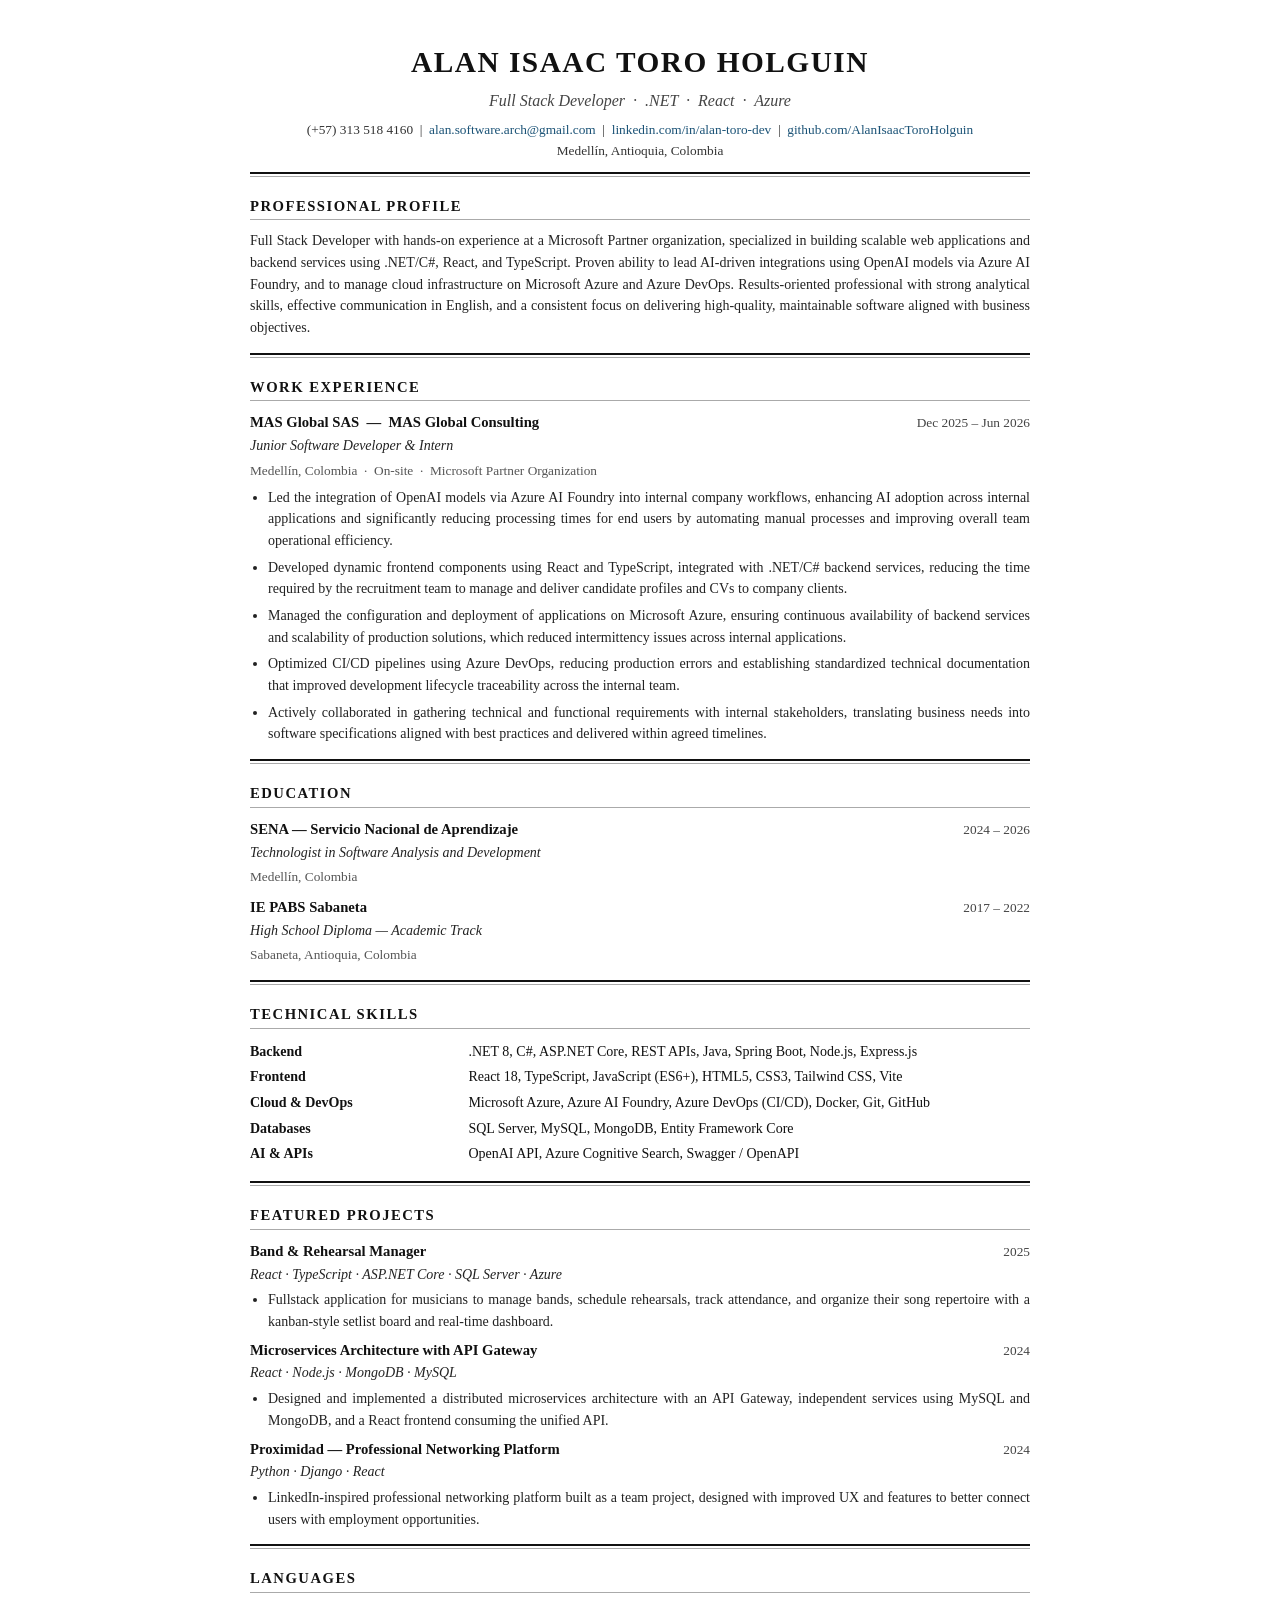
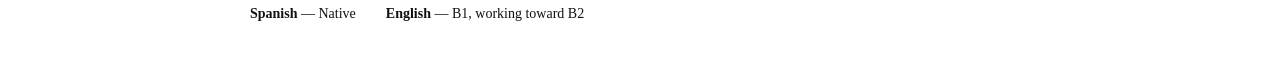
<file: assets/cv/AlanToro-CV-Harvard.html>
<!DOCTYPE html>
<html lang="en">
<head>
<meta charset="UTF-8">
<style>
  body {
    font-family: "Garamond", "Times New Roman", serif;
    font-size: 11pt;
    line-height: 1.55;
    color: #111;
    max-width: 780px;
    margin: 40px auto;
    padding: 0 40px;
  }

  .header { text-align: center; margin-bottom: 6px; }
  .header h1 {
    font-size: 22pt;
    font-weight: bold;
    letter-spacing: 1.5px;
    text-transform: uppercase;
    margin: 0 0 4px 0;
  }
  .header .title {
    font-size: 12pt;
    color: #444;
    font-style: italic;
    margin-bottom: 6px;
  }
  .header .contact { font-size: 10pt; color: #333; }
  .header .contact a { color: #1a5276; text-decoration: none; }

  hr.thick { border: none; border-top: 2px solid #111; margin: 10px 0 2px 0; }
  hr.thin  { border: none; border-top: 1px solid #aaa; margin: 2px 0 10px 0; }

  .section-title {
    font-size: 11pt;
    font-weight: bold;
    text-transform: uppercase;
    letter-spacing: 1.5px;
    margin: 18px 0 0 0;
  }

  .profile p {
    margin: 6px 0 0 0;
    text-align: justify;
    font-size: 10.5pt;
    color: #222;
  }

  .entry { margin: 10px 0 0 0; }
  .entry-header {
    display: flex;
    justify-content: space-between;
    align-items: baseline;
  }
  .entry-org   { font-weight: bold; font-size: 11pt; }
  .entry-date  { font-size: 10pt; color: #444; white-space: nowrap; margin-left: 12px; }
  .entry-role  { font-style: italic; font-size: 10.5pt; color: #222; margin: 1px 0 4px 0; }
  .entry-location { font-size: 10pt; color: #555; margin-bottom: 5px; }

  ul.bullets { margin: 4px 0 0 0; padding-left: 18px; }
  ul.bullets li {
    font-size: 10.5pt;
    color: #222;
    margin-bottom: 5px;
    text-align: justify;
  }

  .skills-table { width: 100%; border-collapse: collapse; margin-top: 6px; }
  .skills-table td { font-size: 10.5pt; padding: 2px 10px 2px 0; vertical-align: top; }
  .skills-table td:first-child { font-weight: bold; width: 28%; color: #111; }

  .lang-row { display: flex; gap: 30px; margin-top: 6px; }
  .lang-item { font-size: 10.5pt; }
  .lang-item strong { color: #111; }

  @media print {
    body { margin: 0; padding: 20px 40px; }
  }
</style>
</head>
<body>

<!-- HEADER -->
<div class="header">
  <h1>Alan Isaac Toro Holguin</h1>
  <div class="title">Full Stack Developer &nbsp;·&nbsp; .NET &nbsp;·&nbsp; React &nbsp;·&nbsp; Azure</div>
  <div class="contact">
    (+57) 313 518 4160 &nbsp;|&nbsp;
    <a href="mailto:alan.software.arch@gmail.com">alan.software.arch@gmail.com</a> &nbsp;|&nbsp;
    <a href="https://www.linkedin.com/in/alan-toro-dev/">linkedin.com/in/alan-toro-dev</a> &nbsp;|&nbsp;
    <a href="https://github.com/AlanIsaacToroHolguin">github.com/AlanIsaacToroHolguin</a><br>
    Medellín, Antioquia, Colombia
  </div>
</div>

<hr class="thick"><hr class="thin">

<!-- PROFESSIONAL PROFILE -->
<div class="section-title">Professional Profile</div>
<hr class="thin">
<div class="profile">
  <p>
    Full Stack Developer with hands-on experience at a Microsoft Partner organization, specialized in building
    scalable web applications and backend services using .NET/C#, React, and TypeScript. Proven ability to lead
    AI-driven integrations using OpenAI models via Azure AI Foundry, and to manage cloud infrastructure on
    Microsoft Azure and Azure DevOps. Results-oriented professional with strong analytical skills, effective
    communication in English, and a consistent focus on delivering high-quality, maintainable software
    aligned with business objectives.
  </p>
</div>

<hr class="thick" style="margin-top:14px;"><hr class="thin">

<!-- WORK EXPERIENCE -->
<div class="section-title">Work Experience</div>
<hr class="thin">

<div class="entry">
  <div class="entry-header">
    <div class="entry-org">MAS Global SAS &nbsp;—&nbsp; MAS Global Consulting</div>
    <div class="entry-date">Dec 2025 – Jun 2026</div>
  </div>
  <div class="entry-role">Junior Software Developer &amp; Intern</div>
  <div class="entry-location">Medellín, Colombia &nbsp;·&nbsp; On-site &nbsp;·&nbsp; Microsoft Partner Organization</div>
  <ul class="bullets">
    <li>
      Led the integration of OpenAI models via Azure AI Foundry into internal company workflows,
      enhancing AI adoption across internal applications and significantly reducing processing times
      for end users by automating manual processes and improving overall team operational efficiency.
    </li>
    <li>
      Developed dynamic frontend components using React and TypeScript, integrated with .NET/C#
      backend services, reducing the time required by the recruitment team to manage and deliver
      candidate profiles and CVs to company clients.
    </li>
    <li>
      Managed the configuration and deployment of applications on Microsoft Azure, ensuring
      continuous availability of backend services and scalability of production solutions,
      which reduced intermittency issues across internal applications.
    </li>
    <li>
      Optimized CI/CD pipelines using Azure DevOps, reducing production errors and establishing
      standardized technical documentation that improved development lifecycle traceability
      across the internal team.
    </li>
    <li>
      Actively collaborated in gathering technical and functional requirements with internal
      stakeholders, translating business needs into software specifications aligned with
      best practices and delivered within agreed timelines.
    </li>
  </ul>
</div>

<hr class="thick" style="margin-top:14px;"><hr class="thin">

<!-- EDUCATION -->
<div class="section-title">Education</div>
<hr class="thin">

<div class="entry">
  <div class="entry-header">
    <div class="entry-org">SENA — Servicio Nacional de Aprendizaje</div>
    <div class="entry-date">2024 – 2026</div>
  </div>
  <div class="entry-role">Technologist in Software Analysis and Development</div>
  <div class="entry-location">Medellín, Colombia</div>
</div>

<div class="entry" style="margin-top:8px;">
  <div class="entry-header">
    <div class="entry-org">IE PABS Sabaneta</div>
    <div class="entry-date">2017 – 2022</div>
  </div>
  <div class="entry-role">High School Diploma — Academic Track</div>
  <div class="entry-location">Sabaneta, Antioquia, Colombia</div>
</div>

<hr class="thick" style="margin-top:14px;"><hr class="thin">

<!-- TECHNICAL SKILLS -->
<div class="section-title">Technical Skills</div>
<hr class="thin">

<table class="skills-table">
  <tr>
    <td>Backend</td>
    <td>.NET 8, C#, ASP.NET Core, REST APIs, Java, Spring Boot, Node.js, Express.js</td>
  </tr>
  <tr>
    <td>Frontend</td>
    <td>React 18, TypeScript, JavaScript (ES6+), HTML5, CSS3, Tailwind CSS, Vite</td>
  </tr>
  <tr>
    <td>Cloud &amp; DevOps</td>
    <td>Microsoft Azure, Azure AI Foundry, Azure DevOps (CI/CD), Docker, Git, GitHub</td>
  </tr>
  <tr>
    <td>Databases</td>
    <td>SQL Server, MySQL, MongoDB, Entity Framework Core</td>
  </tr>
  <tr>
    <td>AI &amp; APIs</td>
    <td>OpenAI API, Azure Cognitive Search, Swagger / OpenAPI</td>
  </tr>
</table>

<hr class="thick" style="margin-top:14px;"><hr class="thin">

<!-- FEATURED PROJECTS -->
<div class="section-title">Featured Projects</div>
<hr class="thin">

<div class="entry">
  <div class="entry-header">
    <div class="entry-org">Band &amp; Rehearsal Manager</div>
    <div class="entry-date">2025</div>
  </div>
  <div class="entry-role">React · TypeScript · ASP.NET Core · SQL Server · Azure</div>
  <ul class="bullets">
    <li>Fullstack application for musicians to manage bands, schedule rehearsals, track attendance,
    and organize their song repertoire with a kanban-style setlist board and real-time dashboard.</li>
  </ul>
</div>

<div class="entry" style="margin-top:6px;">
  <div class="entry-header">
    <div class="entry-org">Microservices Architecture with API Gateway</div>
    <div class="entry-date">2024</div>
  </div>
  <div class="entry-role">React · Node.js · MongoDB · MySQL</div>
  <ul class="bullets">
    <li>Designed and implemented a distributed microservices architecture with an API Gateway,
    independent services using MySQL and MongoDB, and a React frontend consuming the unified API.</li>
  </ul>
</div>

<div class="entry" style="margin-top:6px;">
  <div class="entry-header">
    <div class="entry-org">Proximidad — Professional Networking Platform</div>
    <div class="entry-date">2024</div>
  </div>
  <div class="entry-role">Python · Django · React</div>
  <ul class="bullets">
    <li>LinkedIn-inspired professional networking platform built as a team project, designed with
    improved UX and features to better connect users with employment opportunities.</li>
  </ul>
</div>

<hr class="thick" style="margin-top:14px;"><hr class="thin">

<!-- LANGUAGES -->
<div class="section-title">Languages</div>
<hr class="thin">
<div class="lang-row">
  <div class="lang-item"><strong>Spanish</strong> — Native</div>
  <div class="lang-item"><strong>English</strong> — B1, working toward B2</div>
</div>

</body>
</html>
</file>
